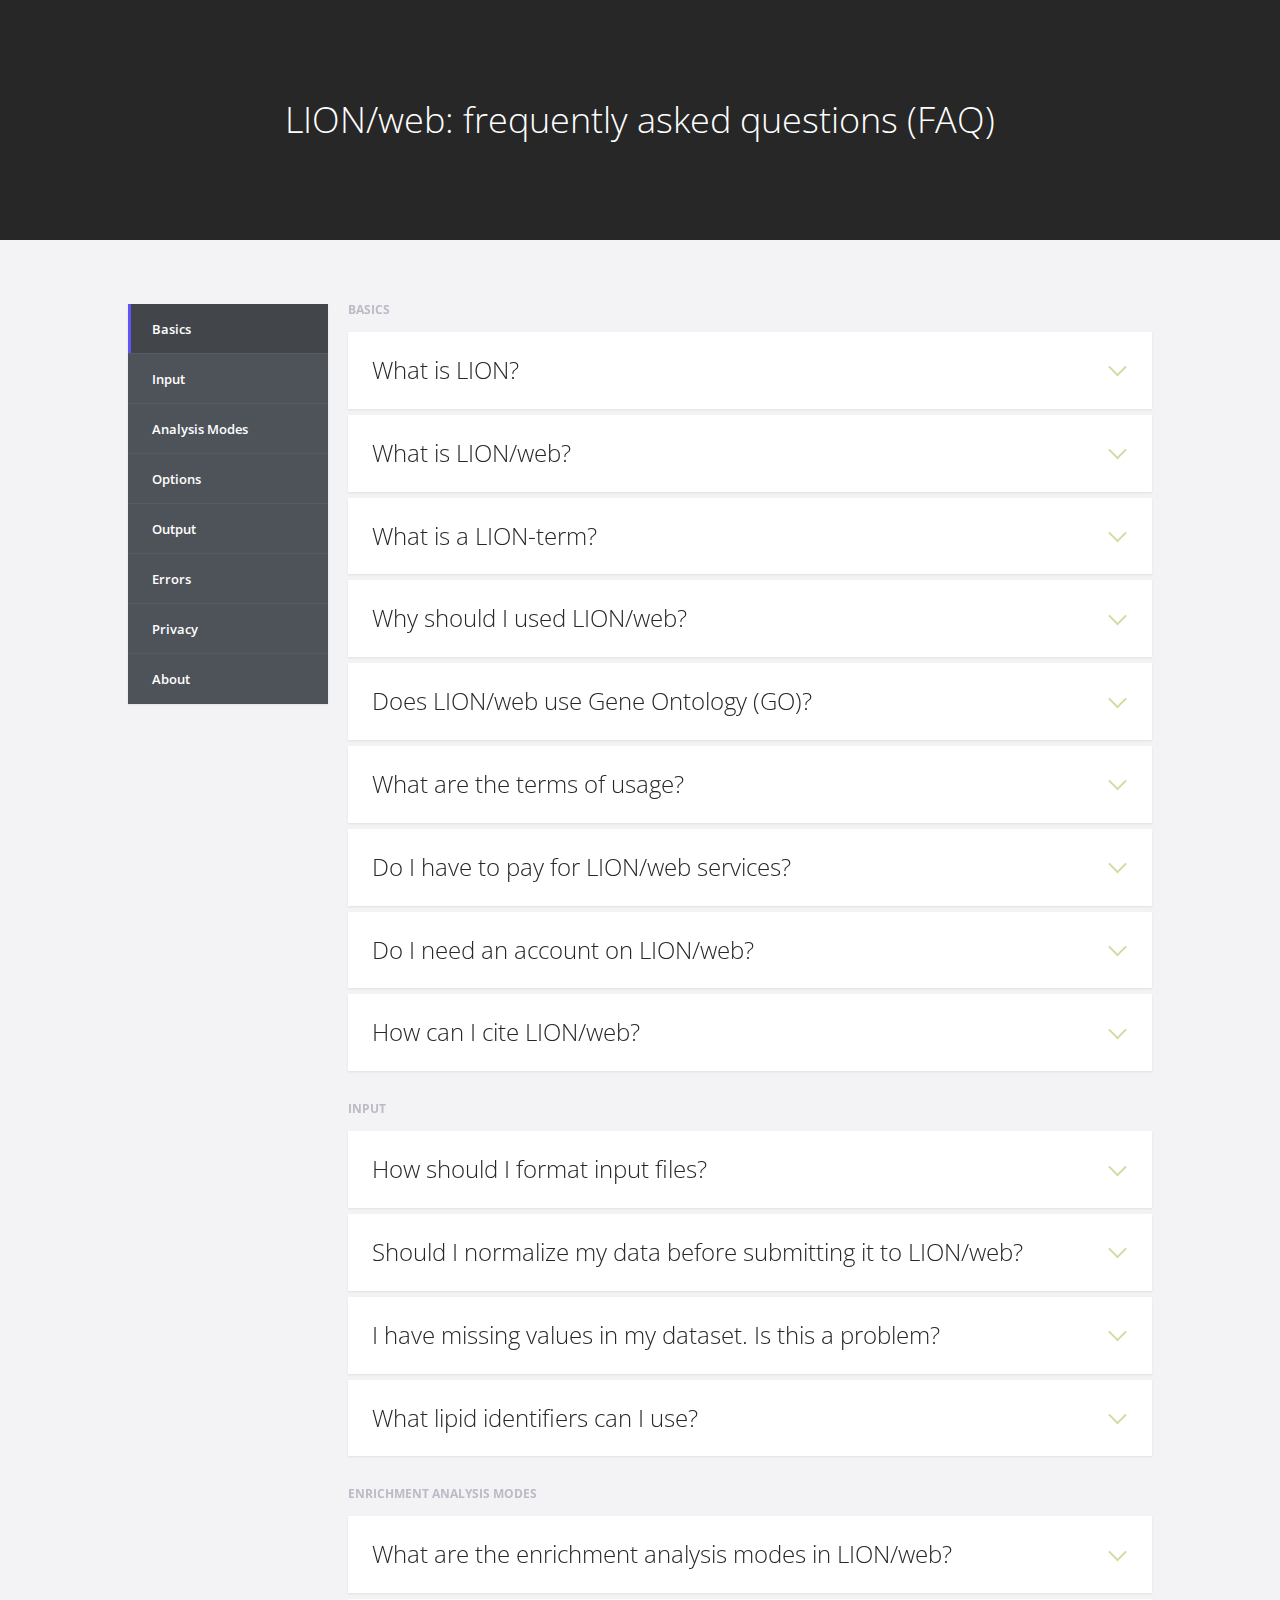
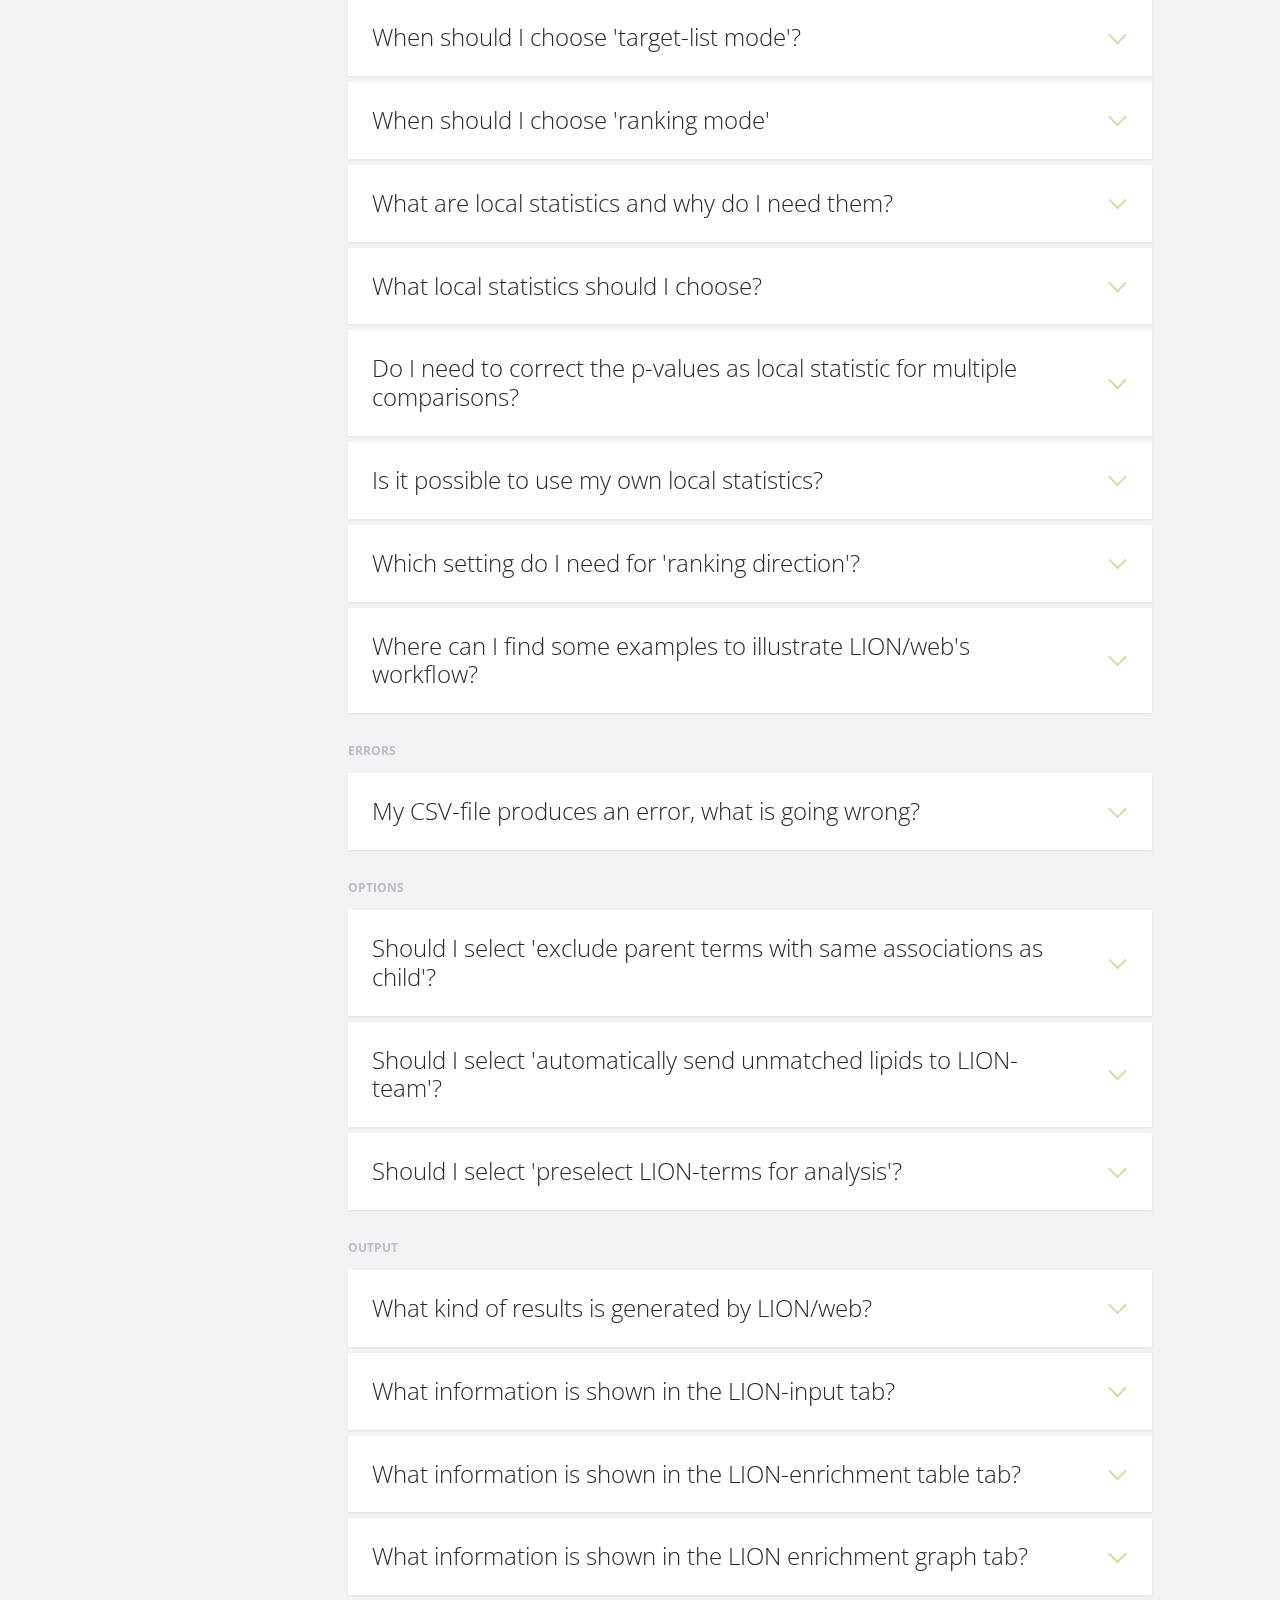
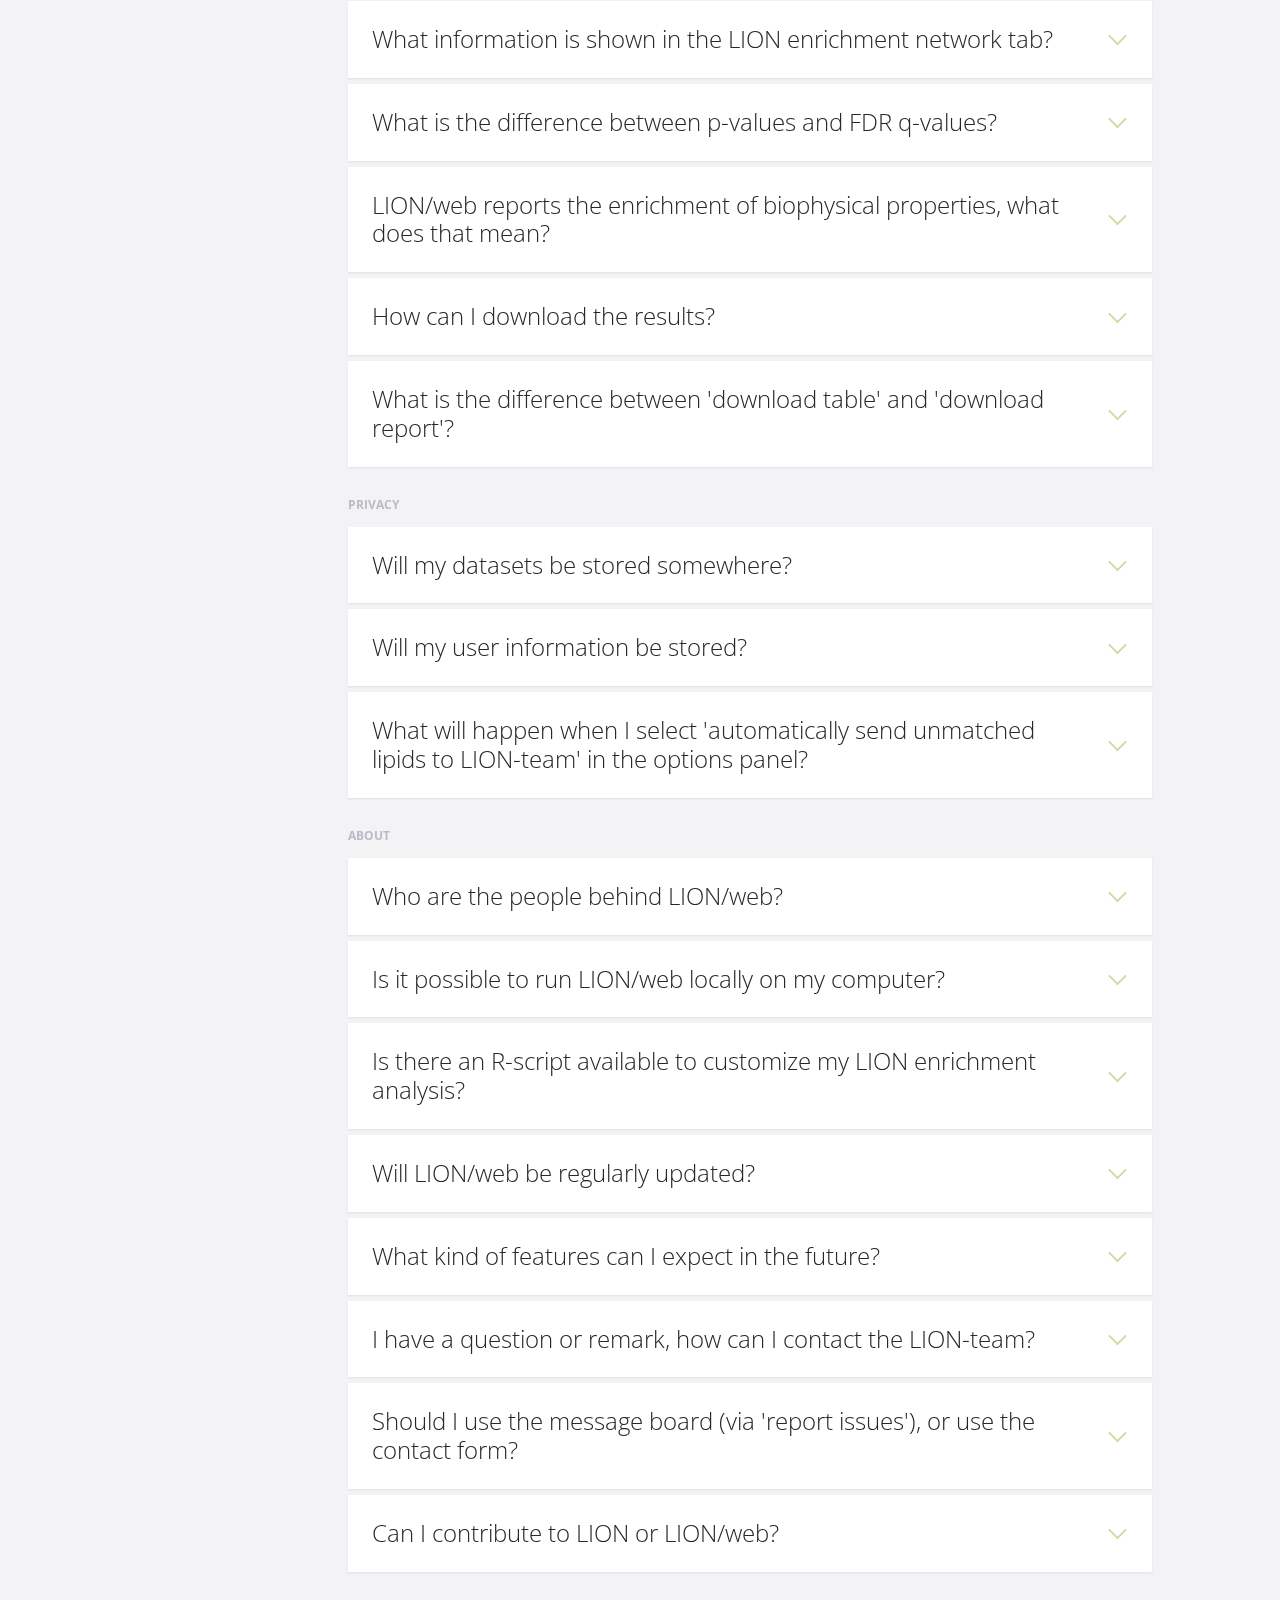
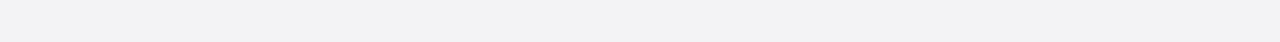
<file: faq.html>
<!-- Global site tag (gtag.js) - Google Analytics -->
<script async src="https://www.googletagmanager.com/gtag/js?id=UA-113104197-1"></script>
<script>
  window.dataLayer = window.dataLayer || [];
  function gtag(){dataLayer.push(arguments);}
  gtag('js', new Date());
  gtag('config', 'UA-113104197-1');
</script>

<!doctype html>
<html lang="en" class="no-js">
<head>
	<meta charset="UTF-8">
	<meta name="viewport" content="width=device-width, initial-scale=1">

	<link href='http://fonts.googleapis.com/css?family=Open+Sans:400,300,600,700' rel='stylesheet' type='text/css'>

	<link rel="stylesheet" href="css/reset.css"> <!-- CSS reset -->
	<link rel="stylesheet" href="css/style.css"> <!-- Resource style -->
	<script src="js/modernizr.js"></script> <!-- Modernizr -->
	<title>LION/web | FAQ</title>
</head>
<body>
<header>
	<h1>LION/web: frequently asked questions (FAQ)</h1>
</header>
<section class="cd-faq">
	<ul class="cd-faq-categories">
		<li><a class="selected" href="#basics">Basics</a></li>
		<li><a href="#Input">Input</a></li>
		<li><a href="#Modes">Analysis Modes</a></li>
                <li><a href="#Options">Options</a></li>
		<li><a href="#Output">Output</a></li>
                <li><a href="#Errors">Errors</a></li>
		<li><a href="#privacy">Privacy</a></li>
		<li><a href="#about">About</a></li>
	</ul> <!-- cd-faq-categories -->

	<div class="cd-faq-items">
		<ul id="basics" class="cd-faq-group">
			<li class="cd-faq-title"><h2>Basics</h2></li>
			<li>
				<a class="cd-faq-trigger" href="#0">What is LION?</a>
				<div class="cd-faq-content">
					<p>LION is an abbreviation for LIpid ONtology; LION is an ontology database containing information related to lipid metabolism. An ontology is a way to formalize knowledge by using semantic triples: subject–predicate–object expressions (e.g. "Bobby - is - a cat", or "PC(16:0/16:0) - has a - C16:0 fatty acid").</p>
				</div> <!-- cd-faq-content -->
			</li>

			<li>
				<a class="cd-faq-trigger" href="#0">What is LION/web?</a>
				<div class="cd-faq-content">
					<p>LION/web is a website that can be accessed via www.lipidontology.com. LION/web performs enrichment analyses on user-provided lipidomics datasets. The tool will report enrichment of LION-terms, which are sets of lipids that share a certain property. An example of a LION-term is 'sphingolipids', this term contains all lipid species in the dataset of the class 'sphingolipids'.</p>
				</div> <!-- cd-faq-content -->
			</li>

			<li>
				<a class="cd-faq-trigger" href="#0">What is a LION-term?</a>
				<div class="cd-faq-content">
					<p>LION contains nodes and relations and is hierarchically structured. Lipid species are placed in the bottom of the tree, whereas lipid properties are placed higher. As a result, all these properties are directly or indirectly linked with a subset of lipid-species. A LION-term is a node in the ontology containing all its lipid species associations. A LION-term has a name (for example, 'diacylglycerophosphocholines [GP0101]'), an ID (for example 'LION:0000030') and a list of associations (for example 'PC(16:0/18:1); PC(16:0/16:1; PC(36:2); etc.').</p>
				</div> <!-- cd-faq-content -->
			</li>
                        <li>
				<a class="cd-faq-trigger" href="#0">Why should I used LION/web?</a>
				<div class="cd-faq-content">
					<p>Lipidomics profiling is getting more and more popular. Nevertheless, tools to analyze lipidomics data were largely lacking. A risk of analyzing large datasets manually, without the support of unbiased tools, is cherry picking. Even if you are aware of this risk, it is very hard to keep track of all trends and not to focus on your favourite lipid class or fatty acid. LION/web keeps an eye on the big trends for you. Moreover, there is no other tool yet that is able to combine the many dimensions (lipid classes, fatty acid saturation, association with biophysical properties, etc.) of lipidomics data in one analysis. Publication-quality figures and tables can be downloaded in just a few mouse clicks.</p>
				</div> <!-- cd-faq-content -->
			</li>
                         <li>
				<a class="cd-faq-trigger" href="#0">Does LION/web use Gene Ontology (GO)?</a>
				<div class="cd-faq-content">
					<p>No. Although there are some similarities, LION/web is not using Gene Ontology (GO). LION/web performs enrichment analysis using a dedicated lipid-related ontology called LION. Nevertheless, the enrichment analysis algorithm (the <a href=http://bioconductor.org/packages/release/bioc/html/topGO.html target="_blank">topGO</a> R-package) that is used by LION/web was initially built for GO-enrichment.</p>
				</div> <!-- cd-faq-content -->
			</li>

                         <li>
				<a class="cd-faq-trigger" href="#0">What are the terms of usage?</a>
				<div class="cd-faq-content"><p><ul style="padding-left:20px">
    <p>1. Purpose of the service “utrecht-university.shinyapps.io” is to provide a digital place for trying out, evaluating and/or comparing methods developed by researchers of Utrecht University for the scientific community worldwide. The app and its contents may not be preserved in such a way that it can be cited or can be referenced to.</p>
    <p>2. The web application is provided ‘as is’ and ‘as available’ and is without any warranty. Your use of this web application is solely at your own risk.</p>
<p>3. You must ensure that you are lawfully entitled and have full authority to upload data in the web application. The file data must not contain any data which can raise issues relating to abuse, confidentiality, privacy, data protection, licensing, and/or intellectual property. You shall not upload data with any confidential or proprietary information that you desire or are required to keep secret.</p>
<p>4. By using this app you agree to be bound by the above terms.</p>
</ul></p>
				</div> <!-- cd-faq-content -->
			</li>

			<li>
				<a class="cd-faq-trigger" href="#0">Do I have to pay for LION/web services?</a>
				<div class="cd-faq-content">
					<p>No, you can use LION/web for free.</p>
				</div> <!-- cd-faq-content -->
			</li>

                         <li>
				<a class="cd-faq-trigger" href="#0">Do I need an account on LION/web?</a>
				<div class="cd-faq-content">
					<p>No, you don't need an account for LION/web. Datasets can be submitted directly.</p>
				</div> <!-- cd-faq-content -->
			</li>

			<li>
				<a class="cd-faq-trigger" href="#0">How can I cite LION/web?</a>
				<div class="cd-faq-content">
					<br>
                                        <b>LION/web: a web-based ontology enrichment tool for lipidomic data analysis. </b>
					<br>
					<i>Martijn R. Molenaar, Aike Jeucken, Tsjerk A. Wassenaar, Chris H. A. van de Lest, Jos F. Brouwers, J. Bernd Helms.  </i>
					<br><em>GigaScience, Volume 8, Issue 6, June 2019, giz061. doi: </em>
                                        <a href=https://doi.org/10.1093/gigascience/giz061 target="_blank"><em>https://doi.org/10.1093/gigascience/giz061</em></a>    
                                        <br><br>
                  
				</div> <!-- cd-faq-content -->
			</li>
		</ul> <!-- cd-faq-group -->

		<ul id="Input" class="cd-faq-group">
			<li class="cd-faq-title"><h2>Input</h2></li>
			<li>
				<a class="cd-faq-trigger" href="#0">How should I format input files?</a>
				<div class="cd-faq-content">
					<p>There are three ways to submit data. In most cases, users will use the 'ranking mode' with CSV-file upload. Here, a 'comma-separated values' (CSV)-file can be uploaded to LION/web. This CSV-file is a flat text-file containing the lipidomics data and some metadata. LION/web expects the following format: first a column with the names of the lipid species; followed by columns containing numeric data that represent lipid concentrations. The first row of these columns should contain a condition identifier, the second row a unique sample identifiers. The minimum amount of samples per condition is two, the minimum amount of conditions is two. If you format the CSV-file in Excel, make sure the delimiter is set to 'comma' and the decimal separator is set to 'point'. The file should look like this:</p><br>
<table width="865">
<tbody>
<tr>
<td width="130">&nbsp;</td>
<td width="80">conA</td>
<td width="80">conA</td>
<td width="80">conA</td>
<td width="80">conB</td>
<td width="80">conB</td>
<td width="80">conB</td>
<td width="80">...</td>
</tr>
<tr>
<td>&nbsp;</td>
<td>smp1</td>
<td>smp2</td>
<td>smp3</td>
<td>smp4</td>
<td>smp5</td>
<td>smp6</td>
<td>...</td>
</tr>
<tr>
<td>PI(32:3)</td>
<td>0.392&nbsp;</td>
<td>0.683&nbsp;</td>
<td>0.506&nbsp;</td>
<td>0.719&nbsp;</td>
<td>0.033&nbsp;</td>
<td>0.831&nbsp;</td>
<td>...</td>
</tr>
<tr>
<td>PG(18:1/22:1)</td>
<td>0.742&nbsp;</td>
<td>0.747&nbsp;</td>
<td>0.654&nbsp;</td>
<td>0.139&nbsp;</td>
<td>0.145&nbsp;</td>
<td>0.951&nbsp;</td>
<td>...</td>
</tr>
<tr>
<td>PC(16:0/22:3)</td>
<td>0.197&nbsp;</td>
<td>0.899&nbsp;</td>
<td>0.700&nbsp;</td>
<td>0.547&nbsp;</td>
<td>0.306&nbsp;</td>
<td>0.072&nbsp;</td>
<td>...</td>
</tr>
<tr>
<td>PG(14:0/16:0)</td>
<td>0.576&nbsp;</td>
<td>0.622&nbsp;</td>
<td>0.057&nbsp;</td>
<td>0.208&nbsp;</td>
<td>0.528&nbsp;</td>
<td>0.013&nbsp;</td>
<td>...</td>
</tr>
<tr>
<td>PC(O-18:0/20:6)</td>
<td>0.777&nbsp;</td>
<td>0.549&nbsp;</td>
<td>0.678&nbsp;</td>
<td>0.084&nbsp;</td>
<td>0.023&nbsp;</td>
<td>0.028&nbsp;</td>
<td>...</td>
</tr>
<tr>
<td>PC(18:1/20:1)</td>
<td>0.725&nbsp;</td>
<td>0.012&nbsp;</td>
<td>0.166&nbsp;</td>
<td>0.874&nbsp;</td>
<td>0.549&nbsp;</td>
<td>0.337&nbsp;</td>
<td>...</td>
</tr>
<tr>
<td>SM(d18:1/16:1)</td>
<td>0.603&nbsp;</td>
<td>0.250&nbsp;</td>
<td>0.191&nbsp;</td>
<td>0.445&nbsp;</td>
<td>0.121&nbsp;</td>
<td>0.189&nbsp;</td>
<td>...</td>
</tr>
<tr>
<td>...</td>
<td>...</td>
<td>...</td>
<td>...</td>
<td>...</td>
<td>...</td>
<td>...</td>
<td>...</td>
</tr>
</tbody>
</table>
<br><p>Data can also be submitted manually. Check the 'enrichment analysis modes' section for more information.</p>
				</div> <!-- cd-faq-content -->
			</li>
                        <li>
				<a class="cd-faq-trigger" href="#0">Should I normalize my data before submitting it to LION/web?</a>
				<div class="cd-faq-content">
					<p>Yes, this is very important. There are many ways to normalize data, so LION/web cannot check whether data is properly normalized. If you don't know how to normalize the data, we recommend normalization by expressing all lipid species as fraction of the sum. A popular website that supports several normalization algorithms is <a href=https://www.metaboanalyst.ca target="_blank">MetaboAnalyst</a>.</p>
				</div> <!-- cd-faq-content -->
			</li>
                        <li>
				<a class="cd-faq-trigger" href="#0">I have missing values in my dataset. Is this a problem?</a>
				<div class="cd-faq-content">
					<p>Yes, LION/web cannot process datasets with missing values and will produce an error. Missing values can be caused by biological and/or technical reasons. Hence, there is not one simple solution. Typically, you can either remove lipids with missing values or replace missing values by an imputed value. Many approaches exist. A popular website that supports several algorithms to impute missing values is <a href=https://www.metaboanalyst.ca target="_blank">MetaboAnalyst</a>. More about imputation methods in lipidomics in this <a href=https://www.nature.com/articles/s41598-017-19120-0 target="_blank">paper</a> and this <a href=https://metabolomics.cc.hawaii.edu/software/MetImp/ target="_blank">web-tool (MetImp)</a>. To use MetImp and MetaboAnalyst, CSV-files should be reformatted according to their formatting guidelines.</p> 
				</div> <!-- cd-faq-content -->
			</li>

			<li>
				<a class="cd-faq-trigger" href="#0">What lipid identifiers can I use?</a>
				<div class="cd-faq-content">
					<p>Lipid nomenclature is not standardized in the lipidomics field. The best way to submit lipidomics data to LION/web is to make use of the notation style of LIPIDMAPS. In short, lipid species start with a class-prefix, followed by fatty acids that are surrounded by parentheses: (nr_of_C:nr_of_DBs/nr_of_C:nr_of_DBs). For example: PE(16:0/18:1), SM(d18:1/20:1), LPC(16:0). It's also possible to sum fatty acids: PC(36:2). Check <a href=https://www.lipidmaps.org target="_blank">www.lipidmaps.org</a> for more examples. A full list of currently supported lipid species can be found in the  <a href=https://www.biorxiv.org/content/early/2018/10/07/398040.figures-only target="_blank">Supplemental Data 5</a> section from the LION/web pre-print. LION/web also supports other often used notation styles, for instance notations without parentheses: PC 32:0. LION/web will try to convert this notation into LIPIDMAPS style. A list of conversion examples can be found in the pre-print's <a href=https://www.biorxiv.org/content/early/2018/10/07/398040.figures-only target="_blank">Supplemental Data 6</a> section.</p>
				</div> <!-- cd-faq-content -->
			</li>

			
		</ul> <!-- cd-faq-group -->

		<ul id="Modes" class="cd-faq-group">
			<li class="cd-faq-title"><h2>Enrichment Analysis Modes</h2></li>
			<li>
				<a class="cd-faq-trigger" href="#0">What are the enrichment analysis modes in LION/web?</a>
				<div class="cd-faq-content">
					<p>LION/web supports two different enrichment analysis modes: 'ranking mode' and the 'target-list mode'. The choice of the best mode depends on the type of data. For more information, check the representative sub-sections about these modes. </p>
				</div> <!-- cd-faq-content -->
			</li>

                         <li>
				<a class="cd-faq-trigger" href="#0">When should I choose 'target-list mode'?</a>
				<div class="cd-faq-content">
					<p>The easiest way to get a feeling for enrichment analysis is by comparing a small subset of lipids ('target-list') with all the lipids in the experiment ('background-list'). This subset can be derived from many types of analysis. For instance, in a time-course experiment, it can happen that a subset of lipids behaves very similar: these lipids have a high level of correlation with each other. A question that might rise is: do they share certain properties, like lipid class, or level of unsaturation? This question can be addressed in the 'target-list mode'. Simply enter the lipid names from the target-list in the upper panel and enter all lipid names in the experiment in the bottom panel. After submission, the fractions of all LION-terms will be assessed for both the target-list and the background list and compared. This is done by a one-tailed Fisher's exact test. This test will calculate the probability ('p-value') that the fractions of lipids associated with property X in both the target-list and the background-list are the same. In contrast, a low p-value will be returned when property X is more abundant in the target-list than in the background-list. For example, a target-list contains 20 lipids, of which 10 (= 50%) are from the class phospatidylcholine. The background list contains 400 lipids and 50 (= 12.5%) of them are from the class phospatidylcholine. This means that phospatidylcholines are 4x enriched (50 / 12.5 = 4) in the target-list. Indeed, a one-tailed Fisher's exact test returns a p-value of 0.001785476: phospatidylcholines are (very) significantly enriched in the target-list.</p>

				</div> <!-- cd-faq-content -->
			</li>    

			<li>
				<a class="cd-faq-trigger" href="#0">When should I choose 'ranking mode'</a>
				<div class="cd-faq-content">
					<p>Sometimes there is no obvious 'target-list' available. For instance, if you want to compare the lipidomes of condition B with condition A. Although it is possible to construct a target-list (for example, by p-value or fold-change thresholding), the choice of an arbitrary threshold will affect the outcomes. To circumvent this, there is another enrichment analysis mode called 'ranking mode'. In this mode, lipids will be ranked based on a 'local statistic' (see next sub-section). To assess enrichment, the distribution of property X ('LION-term') will be analyzed. For example, in a lipidomics dataset with 400 lipids, 50 lipids are of the class phospatidylcholine. All lipids from this dataset are ranked by comparing (by 'local statistic') the concentrations of condition B vs. condition A. Lipids that are abundant in condition B are ranked higher, whereas abundant lipids in condition A are ranked lower. Now the distribution of phospatidylcholine will be analyzed. By chance, a uniform distribution of the 50 lipids is expected. However, when these lipids are found higher in the ranked list than one would expect by chance, phospatidylcholines are likely to be enriched in condition B. In LION/web, LION-term distributions will be assessed by one-tailed Kolmogorov–Smirnov tests, resulting in probabilities ('p-values') that distributions are a result of chance. In contrast, low p-values will be returned when LION-terms are higher ranked than expected by chance: this term is enriched.</p>
				</div> <!-- cd-faq-content -->
			</li>

                        <li>
				<a class="cd-faq-trigger" href="#0">What are local statistics and why do I need them?</a>
				<div class="cd-faq-content">
					<p>LION/web needs a value for every lipid to be able to rank them in the 'ranking mode', This value is called a 'local statistic'. In LION/web, you can choose from three different, build-in local statistics.</p>
					
				</div> <!-- cd-faq-content -->
			</li>
                        <li>
				<a class="cd-faq-trigger" href="#0">What local statistics should I choose?</a>
				<div class="cd-faq-content">
					<p>LION/web supports three different local statistics.</p><br>
                                        <b>P-values from one-tailed Welch Two Sample t-tests. </b><p>Here, p-values are calculated for every lipid by comparing two conditions. The conditions of interest can be selected below. High ratios (A vs. B) will result in low p-values, so the ranking direction is from low to high. This setting is automatically updated after selecting this local statistic. T-tests are considered to be more robust as compared to fold change values.</p><br>
					<b>2-LOG[fold change] values. </b><p>For every lipid, the 2-LOG ratio of the mean concentrations of two conditions is calculated. Abundant lipids in condition B will result in positive values, whereas abundant lipids in condition A will result in negative values. Hence, the ranking direction is from high to low. This setting is automatically updated after selecting this local statistic. The conditions of interest can be selected below. This local statistic does not take standard deviation into account, so lipid concentrations close to noise levels can result in unexpected extreme 2-LOG[fold-change] values.</p><br>
					<b>P-values from one-way ANOVA F-tests. </b><p>With this local statistic, more than two conditions can be selected. For every lipid, a p-value from a one-way ANOVA F-test is calculated. Lipids with the highest fluctuations will result in the lowest p-values, so the ranking direction is from low to high. This setting is automatically updated after selecting this local statistic. </p>
				</div> <!-- cd-faq-content -->
			</li>
                        <li>
				<a class="cd-faq-trigger" href="#0">Do I need to correct the p-values as local statistic for multiple comparisons?</a>
				<div class="cd-faq-content">
					<p>This is not necessary. The p-values will be used to rank the lipids, a p-value correction will result in the same ranking.</p>
				</div> <!-- cd-faq-content -->
			</li>
                        <li>
				<a class="cd-faq-trigger" href="#0">Is it possible to use my own local statistics?</a>
				<div class="cd-faq-content">
					<p>Yes, this is possible. To do this, go to 'ranking mode', skip the '(i) process input' tab and go directly to the '(ii) analysis' tab. Here you can find a form where lipids can be entered followed by a value, separated by a comma (or tab). This value can be your own local statistic. If you calculate this value in a spreadsheet, data can directly be copy-pasted to the form. Don't forget to select the right ranking direction.</p>
				</div> <!-- cd-faq-content -->
			</li>
                        <li>
				<a class="cd-faq-trigger" href="#0">Which setting do I need for 'ranking direction'?</a>
				<div class="cd-faq-content">
					<p>This depends on the selected local statistic. If you select one of the default local statistics, the right ranking direction will be updated automatically.</p>
				</div> <!-- cd-faq-content -->
			</li>

			<li>
				<a class="cd-faq-trigger" href="#0">Where can I find some examples to illustrate LION/web's workflow?</a>
				<div class="cd-faq-content">
					<p>Examples are available below the input forms.</p>
				</div> <!-- cd-faq-content -->
			</li>
		</ul> <!-- cd-faq-group -->

                 <ul id="Errors" class="cd-faq-group">
			<li class="cd-faq-title"><h2>Errors</h2></li>
			<li>
				<a class="cd-faq-trigger" href="#0">My CSV-file produces an error, what is going wrong?</a>
				<div class="cd-faq-content">
					<p>Errors are often caused by errors in the CSV-file formatting. See the 'input' section for more info about formatting guidelines. Easy mistakes are: ';' as delimiter (should be ','); ',' as decimal separator (should be '.'); missing or non-numeric values (see 'missing-values' sub-section); a mistake in the headers of the file (see 'input' section); lipid identifiers with commas (results in an extra column).</p>
				</div> <!-- cd-faq-content -->
			</li>
                 </ul> <!-- cd-faq-group -->

			<ul id="Options" class="cd-faq-group">
				<li class="cd-faq-title"><h2>Options</h2></li>
				<li>
					<a class="cd-faq-trigger" href="#0">Should I select 'exclude parent terms with same associations as child'?</a>
					<div class="cd-faq-content">
						<p>LION has a hierarchical structure. This means that LION-terms are subdivided into more specific LION-terms. However, sometimes 'child' terms contain the same lipid species as their parents. In this case, assessing enrichment of both terms will result in the same enrichment scores, without providing useful information. Switching on this option will skip the parent term, resulting in increased statistical power.</p>
					</div> <!-- cd-faq-content -->
				</li>
                                <li>
					<a class="cd-faq-trigger" href="#0">Should I select 'automatically send unmatched lipids to LION-team'?</a>
					<div class="cd-faq-content">
						<p>This will help us to increase the coverage of LION. For more information, see the Privacy sub-section.</p>
					</div> <!-- cd-faq-content -->
				</li>
                                <li>
					<a class="cd-faq-trigger" href="#0">Should I select 'preselect LION-terms for analysis'?</a>
					<div class="cd-faq-content">
						<p>By default, all LION-terms that can be associated with the dataset are assessed for enrichment analysis. When you want to asses only a selection of LION-terms, this option should be switched on. LION-terms that should be evaluated should be selected below the option switch. Note that LION has a hierarchical structure, sub-branches can be displayed by clicking on the symbol left of the names. Only (green) selected LION-terms will used in the analysis. An important benefit of LION-term pre-selection is the decreased amount of LION-terms, resulting in increased statistical power.</p>
					</div> <!-- cd-faq-content -->
				</li>
                </ul> <!-- cd-faq-group -->

		<ul id="Output" class="cd-faq-group">
			<li class="cd-faq-title"><h2>Output</h2></li>
			<li>
				<a class="cd-faq-trigger" href="#0">What kind of results is generated by LION/web?</a>
				<div class="cd-faq-content">
					<p>LION/web reports enrichment analyses of LION-terms.</p>
				</div> <!-- cd-faq-content -->
			</li>

			<li>
				<a class="cd-faq-trigger" href="#0">What information is shown in the LION-input tab?</a>
				<div class="cd-faq-content">
					<p>In this tab, LION/web shows which input lipid can be matched to LION. When a lipid species is recognized, the corresponding LION-term ID is shown. When a lipid could not be matched, 'not found' is shown. The percentage of lipids that could be matched to LION is shown on top of the table. The results can be downloaded by clicking on the download button underneath the table.</p>
				</div> <!-- cd-faq-content -->
			</li>

			<li>
				<a class="cd-faq-trigger" href="#0">What information is shown in the LION-enrichment table tab?</a>
				<div class="cd-faq-content">
					<p>This table shows all the LION-terms that could be associated with the provided dataset. For every term, the following information is provided: term ID; term description; the number of lipid species associated with the term ('Annotated'); the raw p-value (see enrichment analysis modes) and the FDR-corrected q-value (see also sub-section about FDR q-values). In the 'target-list mode', two extra columns are provided: the number of lipids associated with the target-list ('Significant') and the number of lipids that is expected in the target-list by chance ('Expected'). The LION-terms are sorted by FDR q-value (from low to high). The results can be downloaded by clicking on one of the download buttons underneath the table.</p>
				</div> <!-- cd-faq-content -->
			</li>

			<li>
				<a class="cd-faq-trigger" href="#0">What information is shown in the LION enrichment graph tab?</a>
				<div class="cd-faq-content">
					<p>In this graph, the 40 most enriched LION-terms are shown in a bar graph. On the y-axis, the terms are displayed and sorted by enrichment. This x-axis displays the -log(FDR q-value), resulting in high values for enriched terms. The color of the bars is scaled by the enrichment (from gray to red). The graph can be downloaded by clicking on one of the download buttons underneath the graph (SVG for vector format, PNG for bitmap format).</p>
				</div> <!-- cd-faq-content -->
			</li>

			<li>
				<a class="cd-faq-trigger" href="#0">What information is shown in the LION enrichment network tab?</a>
				<div class="cd-faq-content">
					<p>LION is a hierarchical network. It can be useful to see individual LION-terms in their broader context. The colors of the nodes are scaled by the raw p-value.</p>
				</div> <!-- cd-faq-content -->
			</li>

                        <li>
				<a class="cd-faq-trigger" href="#0">What is the difference between p-values and FDR q-values?</a>
				<div class="cd-faq-content">
					<p>FDR q-values are corrected p-values to circumvent the multiple comparisons problem. More information about this topic can be found <a href=https://towardsdatascience.com/an-overview-of-methods-to-address-the-multiple-comparison-problem-310427b3ba92 target="_blank">here</a>.</p>
				</div> <!-- cd-faq-content -->
			</li>


                        <li>
				<a class="cd-faq-trigger" href="#0">LION/web reports the enrichment of biophysical properties, what does that mean?</a>
				<div class="cd-faq-content">
					<p>This enrichment means that lipid species associated with a given biophysical property are overrepresented in the target-list or on top of the ranked list. However, it is important to note that many biophysical properties are also affected by factors that are not taken into account (proteins, cholesterol levels, temperature, etc.). The enrichment of biophysical properties cannot replace functional measurements. Typically, enrichment analyses are used for hypothesis formation.</p>
				</div> <!-- cd-faq-content -->
			</li>
			<li>
				<a class="cd-faq-trigger" href="#0">How can I download the results?</a>
				<div class="cd-faq-content">
					<p>There are download buttons on the bottom of every output tab. Downloading the network is not supported yet.</p>
				</div> <!-- cd-faq-content -->
			</li>

			<li>
				<a class="cd-faq-trigger" href="#0">What is the difference between 'download table' and 'download report'?</a>
				<div class="cd-faq-content">
					<p>'Download table' will download the table that is shown in the web-tool. In contrast, the zip-file from 'download report' contains, besides the enrichment table, also two files with details about the content of LION-terms and lipid associations.</p>
				</div> <!-- cd-faq-content -->
			</li>
		</ul> <!-- cd-faq-group -->

		<ul id="privacy" class="cd-faq-group">
			<li class="cd-faq-title"><h2>Privacy</h2></li>
			<li>
				<a class="cd-faq-trigger" href="#0">Will my datasets be stored somewhere?</a>
				<div class="cd-faq-content">
					<p>User-provided datasets and enrichment results will NOT be stored and won't be visible for other users or the LION-team. All results should be downloaded directly after analysis, as they will be lost after 10 minutes of inactivity.</p>
				</div> <!-- cd-faq-content -->
			</li>

			<li>
				<a class="cd-faq-trigger" href="#0">Will my user information be stored?</a>
				<div class="cd-faq-content">
					<p>LION/web collects some anonymous user statistics to be able to monitor the website's usage.</p>
				</div> <!-- cd-faq-content -->
			</li>

			<li>
				<a class="cd-faq-trigger" href="#0">What will happen when I select 'automatically send unmatched lipids to LION-team' in the options panel?</a>
				<div class="cd-faq-content">
					<p>By default, no user data will be shared with the LION-team. However, to improve the web-tool, we would be interested in the LION-coverage of those datasets. To help us to improve this, this option can be switched on. In that case, the names of lipids that can't be found in the LION-database is sent to the LION-team. With this information, we can specifically increase the coverage of lipid species that are found regularly but that are not present in LION yet. Note that only lipid species names ('identifiers') will be sent. Numeric data and enrichment results will NOT be shared.</p>
				</div> <!-- cd-faq-content -->
			</li>


		</ul> <!-- cd-faq-group -->

		<ul id="about" class="cd-faq-group">
			<li class="cd-faq-title"><h2>About</h2></li>
			<li>
				<a class="cd-faq-trigger" href="#0">Who are the people behind LION/web?</a>
				<div class="cd-faq-content">
					<p>LION/web is built and maintained by the Lipidomics Centre Utrecht (part of the department of Biochemistry & Cell Biology of Faculty of Veterinary Medicine - Utrecht University).</p>
				</div> <!-- cd-faq-content -->
			</li>
                        <li>
				<a class="cd-faq-trigger" href="#0">Is it possible to run LION/web locally on my computer?</a>
				<div class="cd-faq-content">
					<p>Yes, the code is available on <a href=https://github.com/martijnmolenaar/LION-web target="_blank">GitHub</a>. The application is built in R, using a package called Shiny. Don't hesitate to contact us if you have questions.</p>
				</div> <!-- cd-faq-content -->
			</li>
                        <li>
				<a class="cd-faq-trigger" href="#0">Is there an R-script available to customize my LION enrichment analysis?</a>
				<div class="cd-faq-content">
					<p>The R-code of LION/web is available on GitHub (see previous sub-section). In addition, we are working on a flexible R-script that can be run from the terminal and that can be customized more easily. Please contact us if you are interested to use this script.</p>
				</div> <!-- cd-faq-content -->
			</li>

			<li>
				<a class="cd-faq-trigger" href="#0">Will LION/web be regularly updated?</a>
				<div class="cd-faq-content">
					<p>Yes, and you can help us! See the subsection 'What will happen when I select 'automatically send unmatched lipids to LION-team' in the options panel?'</p>
				</div> <!-- cd-faq-content -->
			</li>
			<li>
				<a class="cd-faq-trigger" href="#0">What kind of features can I expect in the future?</a>
				<div class="cd-faq-content">
					<p>Currently, we are working on a heatmap module containing the most affected LION-terms. This provides an intuitive way to visualize a number of conditions at once. If you have a nice dataset and are interested in this feature, please contact us.</p>
				</div> <!-- cd-faq-content -->
			</li>
			<li>
				<a class="cd-faq-trigger" href="#0">I have a question or remark, how can I contact the LION-team?</a>
				<div class="cd-faq-content">
					<p>There is a tab with a contact form on the left of the LION/web website. If you leave your email address, we will try to reply as soon as possible.</p>
				</div> <!-- cd-faq-content -->
			</li>
			<li>
				<a class="cd-faq-trigger" href="#0">Should I use the message board (via 'report issues'), or use the contact form?</a>
				<div class="cd-faq-content">
					<p>Both options are ok. A benefit of the message board is that questions and solutions are accessible for everybody and that you can interact with other users.</p>
				</div> <!-- cd-faq-content -->
			</li>
			<li>
				<a class="cd-faq-trigger" href="#0">Can I contribute to LION or LION/web?</a>
				<div class="cd-faq-content">
					<p>Yes! More information will follow. For now, please use our contact form.</p>
				</div> <!-- cd-faq-content -->
			</li>

	
		</ul> <!-- cd-faq-group -->
	</div> <!-- cd-faq-items -->
	<a href="#0" class="cd-close-panel">Close</a>
</section> <!-- cd-faq -->
<script src="js/jquery-2.1.1.js"></script>
<script src="js/jquery.mobile.custom.min.js"></script>
<script src="js/main.js"></script> <!-- Resource jQuery -->
</body>
</html>
</file>
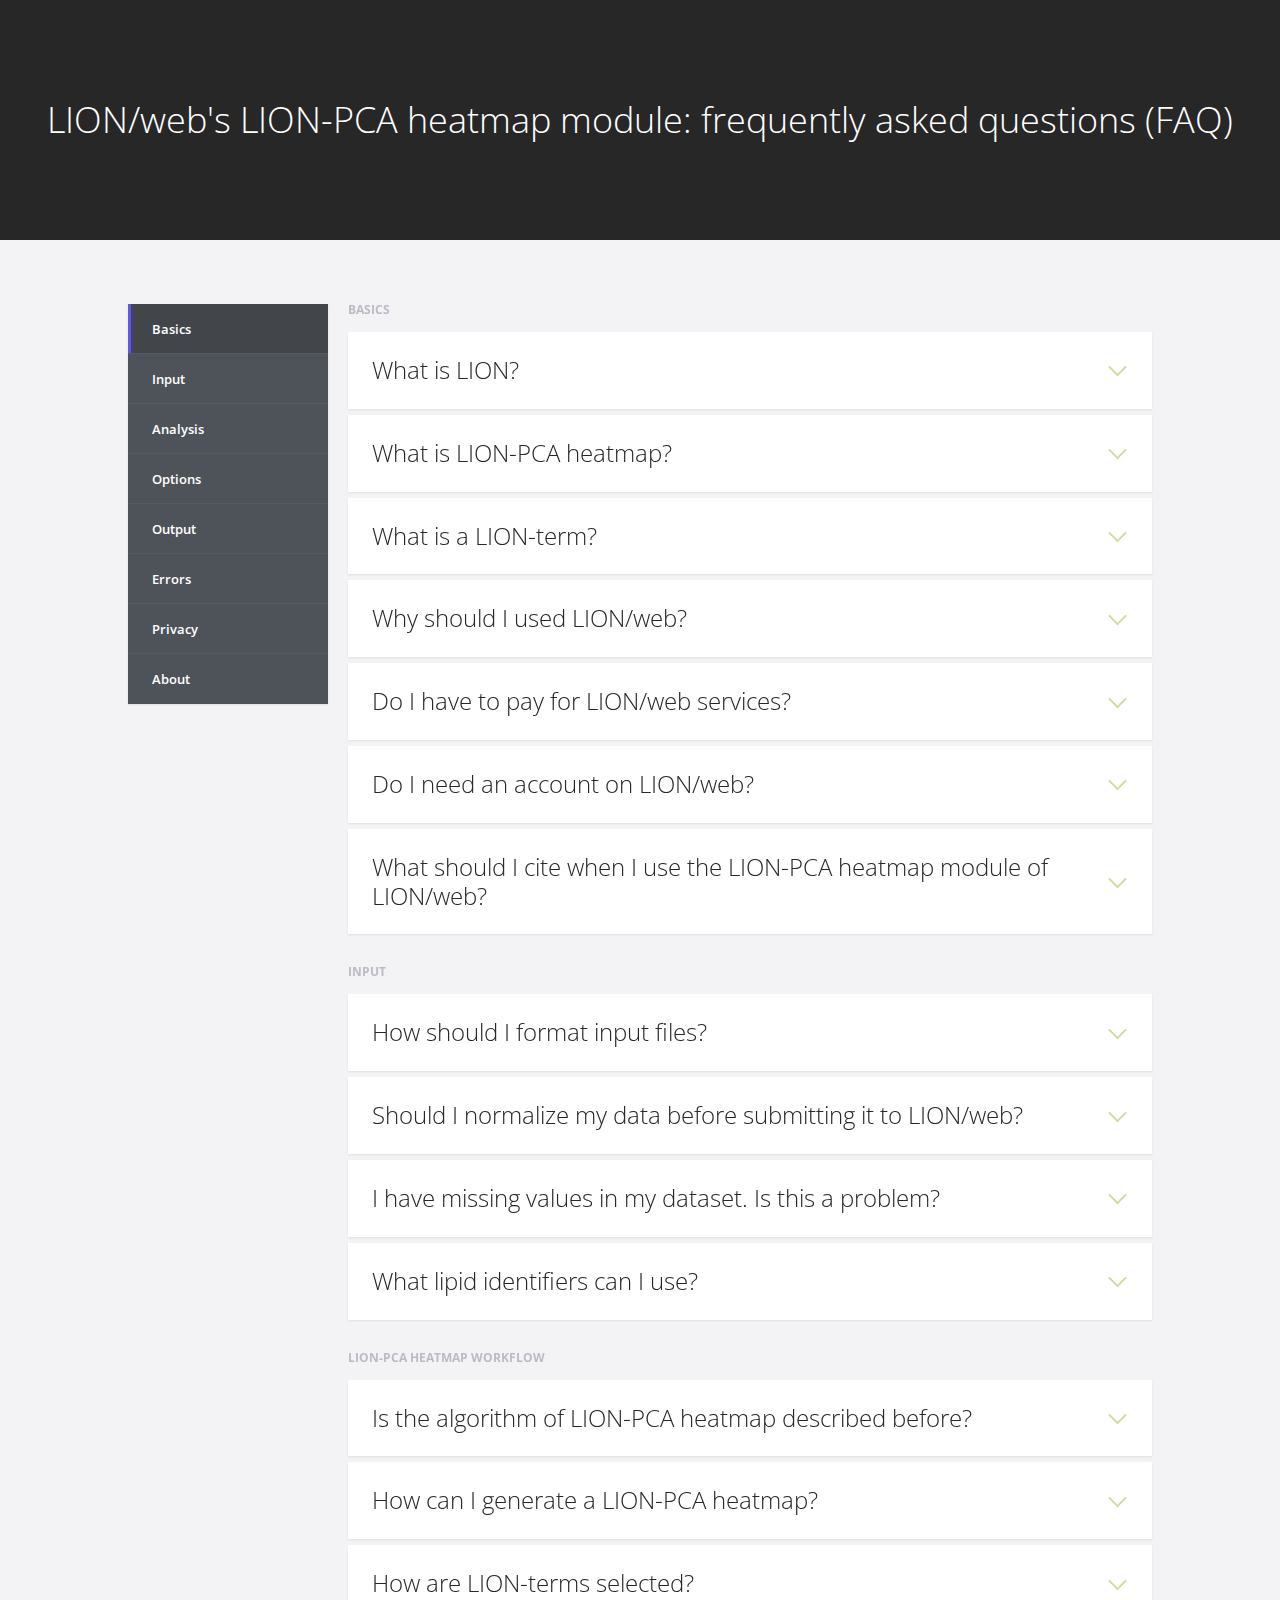
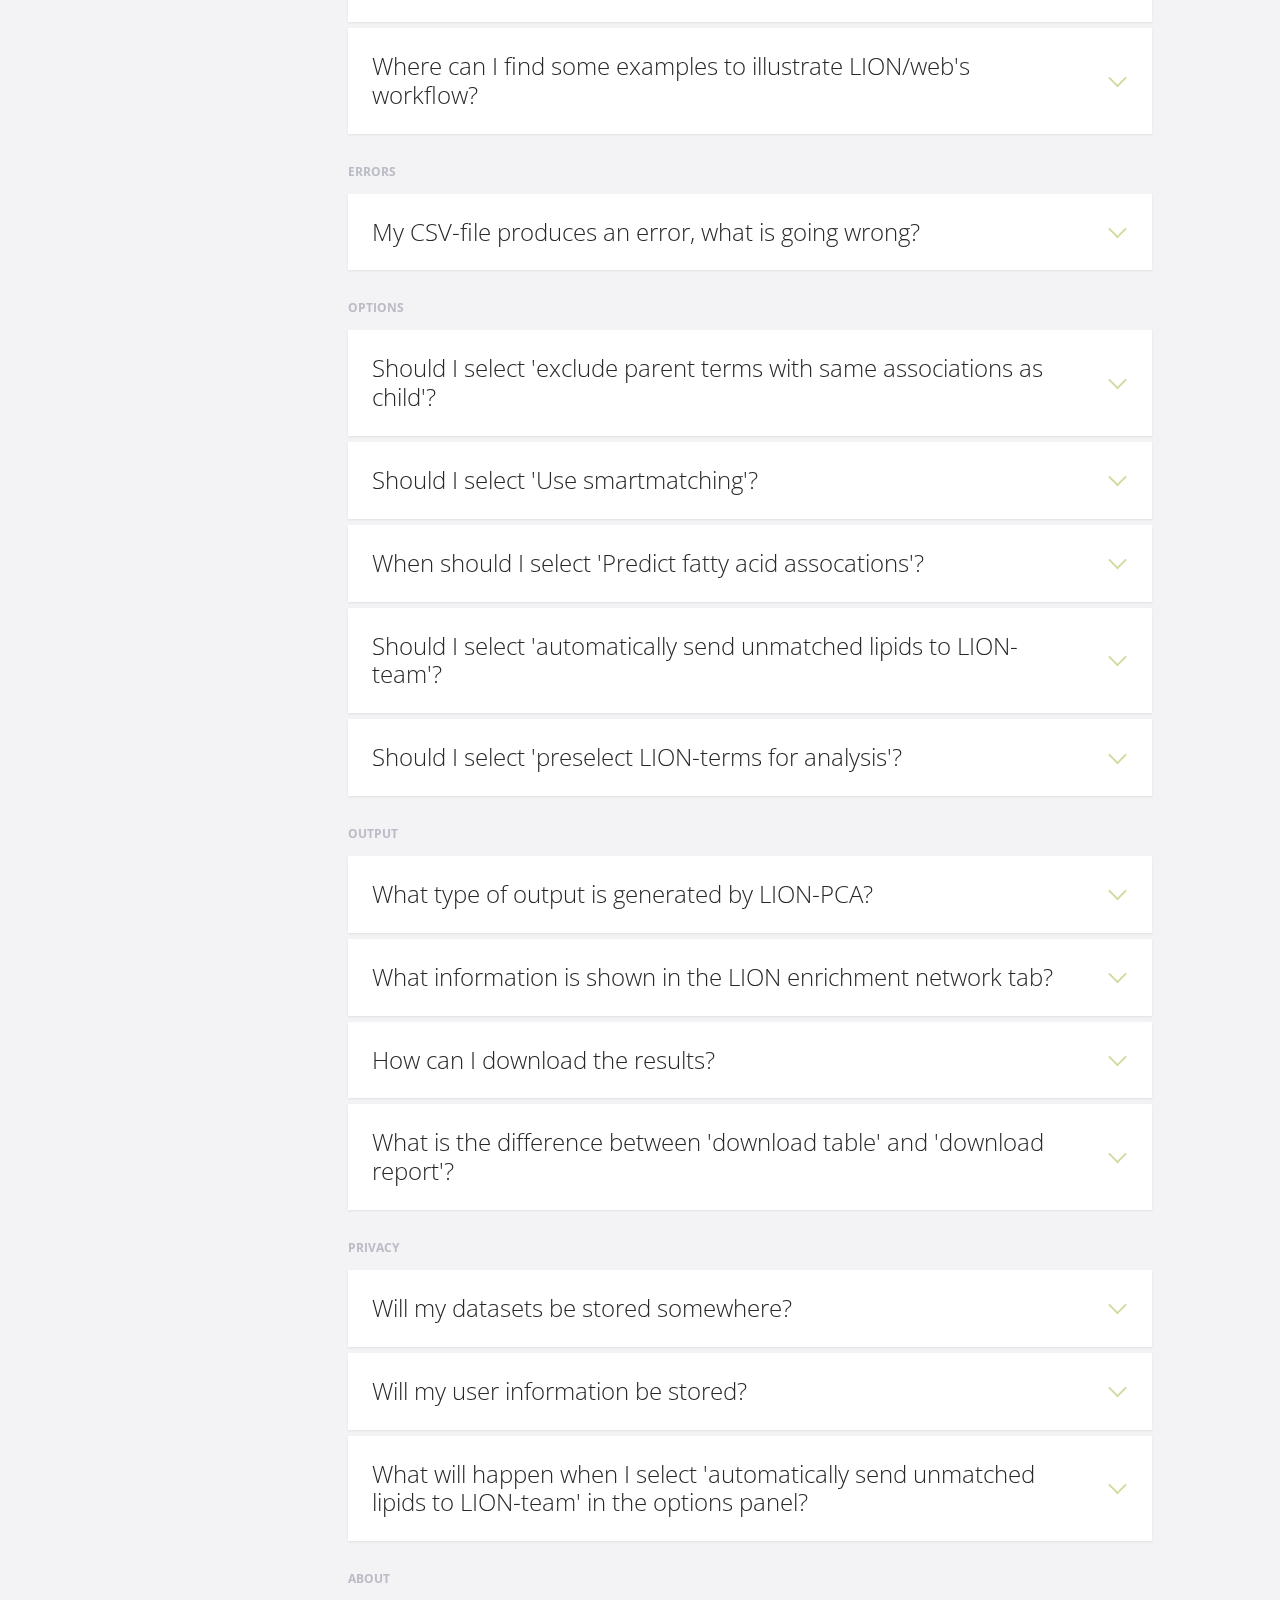
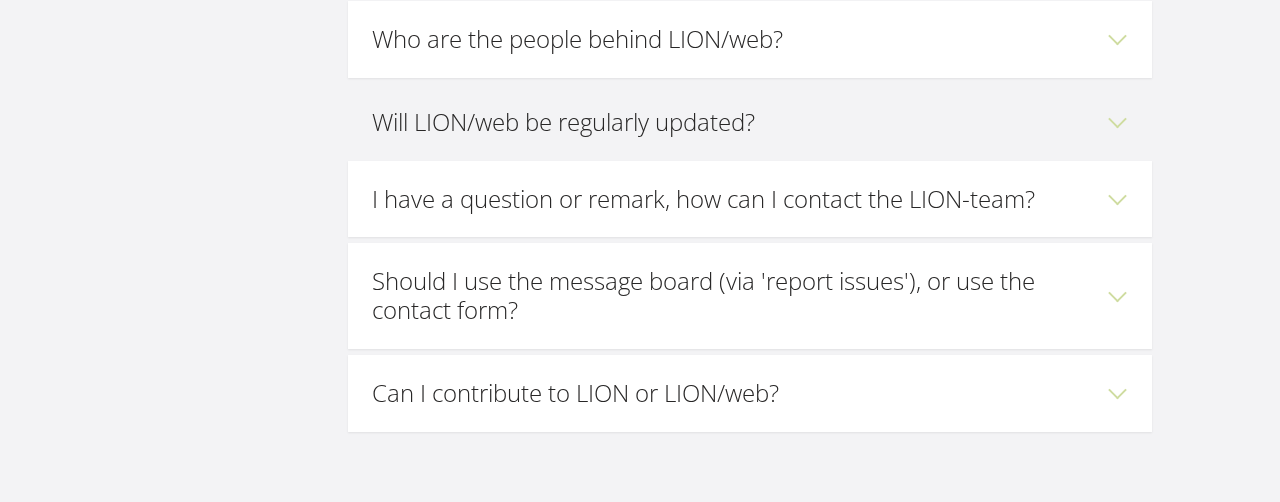
<file: faq_heatmap.html>
<!-- Global site tag (gtag.js) - Google Analytics -->
<script async src="https://www.googletagmanager.com/gtag/js?id=UA-113104197-1"></script>
<script>
  window.dataLayer = window.dataLayer || [];
  function gtag(){dataLayer.push(arguments);}
  gtag('js', new Date());
  gtag('config', 'UA-113104197-1');
</script>

<!doctype html>
<html lang="en" class="no-js">
<head>
	<meta charset="UTF-8">
	<meta name="viewport" content="width=device-width, initial-scale=1">

	<link href='http://fonts.googleapis.com/css?family=Open+Sans:400,300,600,700' rel='stylesheet' type='text/css'>

	<link rel="stylesheet" href="css/reset.css"> <!-- CSS reset -->
	<link rel="stylesheet" href="css/style.css"> <!-- Resource style -->
	<script src="js/modernizr.js"></script> <!-- Modernizr -->
	<title>LION/web | FAQ</title>
</head>
	
<body>
<header>
	<h1>LION/web's LION-PCA heatmap module: frequently asked questions (FAQ)</h1>
</header>
<section class="cd-faq">
	<ul class="cd-faq-categories">
		<li><a class="selected" href="#basics">Basics</a></li>
		<li><a href="#Input">Input</a></li>
		<li><a href="#Modes">Analysis</a></li>
                <li><a href="#Options">Options</a></li>
		<li><a href="#Output">Output</a></li>
                <li><a href="#Errors">Errors</a></li>
		<li><a href="#privacy">Privacy</a></li>
		<li><a href="#about">About</a></li>
	</ul> <!-- cd-faq-categories -->

	<div class="cd-faq-items">
		<ul id="basics" class="cd-faq-group">
			<li class="cd-faq-title"><h2>Basics</h2></li>
			<li>
				<a class="cd-faq-trigger" href="#0">What is LION?</a>
				<div class="cd-faq-content">
					<p>LION is an abbreviation for LIpid ONtology; LION is an ontology database containing information related to lipid metabolism. An ontology is a way to formalize knowledge by using semantic triples: subject–predicate–object expressions (e.g. "Bobby - is - a cat", or "PC(16:0/16:0) - has a - C16:0 fatty acid").</p>
				</div> <!-- cd-faq-content -->
			</li>

			<li>
				<a class="cd-faq-trigger" href="#0">What is LION-PCA heatmap?</a>
				<div class="cd-faq-content">
					<p>LION/web heatmap builds a heatmap of LION-terms, based on user-provided lipidomics datasets. An example of a LION-term is 'sphingolipids', this term contains all lipid species in the dataset of the class 'sphingolipids'. With LION/web heatmap, researchers can visualize the most interesting lipid signatures.</p>
				</div> <!-- cd-faq-content -->
			</li>

			<li>
				<a class="cd-faq-trigger" href="#0">What is a LION-term?</a>
				<div class="cd-faq-content">
					<p>LION contains nodes and relations and is hierarchically structured. Lipid species are placed in the bottom of the tree, whereas lipid properties are placed higher. As a result, all these properties are directly or indirectly linked with a subset of lipid-species. A LION-term is a node in the ontology containing all its lipid species associations. A LION-term has a name (for example, 'diacylglycerophosphocholines [GP0101]'), an ID (for example 'LION:0000030') and a list of associations (for example 'PC(16:0/18:1); PC(16:0/16:1; PC(36:2); etc.').</p>
				</div> <!-- cd-faq-content -->
			</li>
                        <li>
				<a class="cd-faq-trigger" href="#0">Why should I used LION/web?</a>
				<div class="cd-faq-content">
					<p>Lipidomics profiling is getting more and more popular. Nevertheless, tools to analyze lipidomics data were largely lacking. A risk of analyzing large datasets manually, without the support of unbiased tools, is cherry picking. Even if you are aware of this risk, it is very hard to keep track of all trends and not to focus on your favourite lipid class or fatty acid. LION/web keeps an eye on the big trends for you. Moreover, there is no other tool yet that is able to combine the many dimensions (lipid classes, fatty acid saturation, association with biophysical properties, etc.) of lipidomics data in one analysis. Publication-quality figures and tables can be downloaded in just a few mouse clicks.</p>
				</div> <!-- cd-faq-content -->
			
			<li>
				<a class="cd-faq-trigger" href="#0">Do I have to pay for LION/web services?</a>
				<div class="cd-faq-content">
					<p>No, you can use LION/web for free.</p>
				</div> <!-- cd-faq-content -->
			</li>

                         <li>
				<a class="cd-faq-trigger" href="#0">Do I need an account on LION/web?</a>
				<div class="cd-faq-content">
					<p>No, you don't need an account for LION/web. Datasets can be submitted directly.</p>
				</div> <!-- cd-faq-content -->
			</li>

			<li>
				<a class="cd-faq-trigger" href="#0">What should I cite when I use the LION-PCA heatmap module of LION/web?</a>
				<div class="cd-faq-content">
					<br>
                                        <b>LION/web: a web-based ontology enrichment tool for lipidomic data analysis. </b>
					<br>
					<i>Martijn R. Molenaar, Aike Jeucken, Tsjerk A. Wassenaar, Chris H. A. van de Lest, Jos F. Brouwers, J. Bernd Helms.  </i>
					<br><em>GigaScience, Volume 8, Issue 6, June 2019, giz061. doi: </em>
                                        <a href=https://doi.org/10.1093/gigascience/giz061 target="_blank"><em>https://doi.org/10.1093/gigascience/giz061</em></a>    
                                        <br><br>
                                        
                                        <b>Lipidomic profiling of rat hepatic stellate cells during activation reveals a two-stage process accompanied by increased levels of lysosomal lipids. </b>
					<br>
					<i>Martijn R Molenaar, Maya W Haaker, A Bas Vaandrager, Martin Houweling, J Bernd Helms. </i>
					<br><em>J Biol Chem. 2023 Feb 18;299(4):103042. doi: </em>
                                        <a href=https://doi.org/10.1016/j.jbc.2023.103042 target="_blank"><em>https://doi.org/10.1016/j.jbc.2023.103042</em></a>    
                                        
                                         


                  
				</div> <!-- cd-faq-content -->
			</li>
		</ul> <!-- cd-faq-group -->

		<ul id="Input" class="cd-faq-group">
			<li class="cd-faq-title"><h2>Input</h2></li>
			<li>
				<a class="cd-faq-trigger" href="#0">How should I format input files?</a>
				<div class="cd-faq-content">
					<p>A 'comma-separated values' (CSV)-file should be uploaded by clicking the 'browse' button. This CSV-file is a flat text-file containing the lipidomics data and some metadata. LION/web expects the following format: first a column with the names of the lipid species; followed by columns containing numeric data that represent lipid concentrations. The first row of these columns should contain a condition identifier, the second row a unique sample identifiers. The minimum amount of samples per condition is two, the minimum amount of conditions is two. If you format the CSV-file in Excel, make sure the delimiter is set to 'comma' and the decimal separator is set to 'point'. The file should look like this:</p><br>
<table width="865">
<tbody>
<tr>
<td width="130">&nbsp;</td>
<td width="80">conA</td>
<td width="80">conA</td>
<td width="80">conA</td>
<td width="80">conB</td>
<td width="80">conB</td>
<td width="80">conB</td>
<td width="80">...</td>
</tr>
<tr>
<td>&nbsp;</td>
<td>smp1</td>
<td>smp2</td>
<td>smp3</td>
<td>smp4</td>
<td>smp5</td>
<td>smp6</td>
<td>...</td>
</tr>
<tr>
<td>PI(32:3)</td>
<td>0.392&nbsp;</td>
<td>0.683&nbsp;</td>
<td>0.506&nbsp;</td>
<td>0.719&nbsp;</td>
<td>0.033&nbsp;</td>
<td>0.831&nbsp;</td>
<td>...</td>
</tr>
<tr>
<td>PG(18:1/22:1)</td>
<td>0.742&nbsp;</td>
<td>0.747&nbsp;</td>
<td>0.654&nbsp;</td>
<td>0.139&nbsp;</td>
<td>0.145&nbsp;</td>
<td>0.951&nbsp;</td>
<td>...</td>
</tr>
<tr>
<td>PC(16:0/22:3)</td>
<td>0.197&nbsp;</td>
<td>0.899&nbsp;</td>
<td>0.700&nbsp;</td>
<td>0.547&nbsp;</td>
<td>0.306&nbsp;</td>
<td>0.072&nbsp;</td>
<td>...</td>
</tr>
<tr>
<td>PG(14:0/16:0)</td>
<td>0.576&nbsp;</td>
<td>0.622&nbsp;</td>
<td>0.057&nbsp;</td>
<td>0.208&nbsp;</td>
<td>0.528&nbsp;</td>
<td>0.013&nbsp;</td>
<td>...</td>
</tr>
<tr>
<td>PC(O-18:0/20:6)</td>
<td>0.777&nbsp;</td>
<td>0.549&nbsp;</td>
<td>0.678&nbsp;</td>
<td>0.084&nbsp;</td>
<td>0.023&nbsp;</td>
<td>0.028&nbsp;</td>
<td>...</td>
</tr>
<tr>
<td>PC(18:1/20:1)</td>
<td>0.725&nbsp;</td>
<td>0.012&nbsp;</td>
<td>0.166&nbsp;</td>
<td>0.874&nbsp;</td>
<td>0.549&nbsp;</td>
<td>0.337&nbsp;</td>
<td>...</td>
</tr>
<tr>
<td>SM(d18:1/16:1)</td>
<td>0.603&nbsp;</td>
<td>0.250&nbsp;</td>
<td>0.191&nbsp;</td>
<td>0.445&nbsp;</td>
<td>0.121&nbsp;</td>
<td>0.189&nbsp;</td>
<td>...</td>
</tr>
<tr>
<td>...</td>
<td>...</td>
<td>...</td>
<td>...</td>
<td>...</td>
<td>...</td>
<td>...</td>
<td>...</td>
</tr>
</tbody>
</table>
<br>
				</div> <!-- cd-faq-content -->
			</li>
                        <li>
				<a class="cd-faq-trigger" href="#0">Should I normalize my data before submitting it to LION/web?</a>
				<div class="cd-faq-content">
					<p>Yes, this is very important. There are many ways to normalize data, so LION/web cannot check whether data is properly normalized. If you don't know how to normalize the data, we recommend normalization by expressing all lipid species as fraction of the sum. A popular website that supports several normalization algorithms is <a href=https://www.metaboanalyst.ca target="_blank">MetaboAnalyst</a>.</p>
				</div> <!-- cd-faq-content -->
			</li>
                        <li>
				<a class="cd-faq-trigger" href="#0">I have missing values in my dataset. Is this a problem?</a>
				<div class="cd-faq-content">
					<p>Yes, LION/web cannot process datasets with missing values and will produce an error. Missing values can be caused by biological and/or technical reasons. Hence, there is not one simple solution. Typically, you can either remove lipids with missing values or replace missing values by an imputed value. Many approaches exist. A popular website that supports several algorithms to impute missing values is <a href=https://www.metaboanalyst.ca target="_blank">MetaboAnalyst</a>. More about imputation methods in lipidomics in this <a href=https://www.nature.com/articles/s41598-017-19120-0 target="_blank">paper</a> and this <a href=https://metabolomics.cc.hawaii.edu/software/MetImp/ target="_blank">web-tool (MetImp)</a>. To use MetImp and MetaboAnalyst, CSV-files should be reformatted according to their formatting guidelines.</p> 
				</div> <!-- cd-faq-content -->
			</li>

			<li>
				<a class="cd-faq-trigger" href="#0">What lipid identifiers can I use?</a>
				<div class="cd-faq-content">
					<p>Lipid nomenclature is not standardized in the lipidomics field. The best way to submit lipidomics data to LION/web is to make use of the notation style of LIPIDMAPS. In short, lipid species start with a class-prefix, followed by fatty acids that are surrounded by parentheses: (nr_of_C:nr_of_DBs/nr_of_C:nr_of_DBs). For example: PE(16:0/18:1), SM(d18:1/20:1), LPC(16:0). It's also possible to sum fatty acids: PC(36:2). Check <a href=https://www.lipidmaps.org target="_blank">www.lipidmaps.org</a> for more examples. LION/web also supports other often used notation styles, for instance notations without parentheses: PC 32:0. LION/web will try to convert this notation into LIPIDMAPS style.</p>
				</div> <!-- cd-faq-content -->
			</li>

			
		</ul> <!-- cd-faq-group -->

		<ul id="Modes" class="cd-faq-group">
			<li class="cd-faq-title"><h2>LION-PCA heatmap workflow</h2></li>
			
			<li>
				<a class="cd-faq-trigger" href="#0">Is the algorithm of LION-PCA heatmap described before?</a>
				<div class="cd-faq-content">
					<p>LION-PCA is a modified version of GO-PCA, an algorithm that generates heatmaps of microarray/RNAseq data using Gene Ontology (GO) [check the <a href="#basics">Basics</a> section for a reference]. Our version uses the same strategy for lipidomics data using LION.</p>
					
				</div> <!-- cd-faq-content -->
			</li>
			
			<li>
				<a class="cd-faq-trigger" href="#0">How can I generate a LION-PCA heatmap?</a>
				<div class="cd-faq-content">
					<p>1. Upload your lipidomics dataset by clicking 'Browse' in the left 'Data Upload' panel.</p>
					<p>2. Submit the dataset by clicking 'Submit Data'.</p>
					<p></p>
					<i>A table will appear in the right panel showing the input identiers mapped to LION.</i>
					<p></p>
					<p>3. Select the number of Principal Components that will be used in the analysis.</p>
					<p>4. Select if samples or LION-terms should be clustered.</p>
					<p>5. If desired, conditions in the dataset can be manually color-coded in the 'heatmap colors' box.</p>
					<p>6. Generate the heatmap by clicking 'Show heatmap'.</p>
					<p></p>
					<i>The LION-PCA heatmap will be displayed in the right panel.</i>
					<p></p>
				</div> <!-- cd-faq-content -->
			</li>
			
			<li>
				<a class="cd-faq-trigger" href="#0">How are LION-terms selected?</a>
				<div class="cd-faq-content">
					<p>First, Principal Component Analysis (PCA) is performed on the provided dataset. Then, the loadings of Principal Component 1 (PC-1) are used to rank the lipids and to perform LION-enrichment analysis (two-sides KS-tests), significant LION-terms are selected. This is repeated for all the principal components selected by the user. Hence, a LION-term present in the heatmap was signficant enriched in any of the principal componenents.</p>
					
				</div> <!-- cd-faq-content -->
			</li>

                         

			<li>
				<a class="cd-faq-trigger" href="#0">Where can I find some examples to illustrate LION/web's workflow?</a>
				<div class="cd-faq-content">
					<p>Examples are available below the input forms.</p>
				</div> <!-- cd-faq-content -->
			</li>
		</ul> <!-- cd-faq-group -->

                 <ul id="Errors" class="cd-faq-group">
			<li class="cd-faq-title"><h2>Errors</h2></li>
			<li>
				<a class="cd-faq-trigger" href="#0">My CSV-file produces an error, what is going wrong?</a>
				<div class="cd-faq-content">
					<p>Errors are often caused by errors in the CSV-file formatting. See the 'input' section for more info about formatting guidelines. Easy mistakes are: ';' as delimiter (should be ','); ',' as decimal separator (should be '.'); missing or non-numeric values (see 'missing-values' sub-section); a mistake in the headers of the file (see 'input' section); lipid identifiers with commas (results in an extra column).</p>
				</div> <!-- cd-faq-content -->
			</li>
                 </ul> <!-- cd-faq-group -->

			<ul id="Options" class="cd-faq-group">
				<li class="cd-faq-title"><h2>Options</h2></li>
				<li>
					<a class="cd-faq-trigger" href="#0">Should I select 'exclude parent terms with same associations as child'?</a>
					<div class="cd-faq-content">
						<p>LION has a hierarchical structure. This means that LION-terms are subdivided into more specific LION-terms. However, sometimes 'child' terms contain the same lipid species as their parents. In this case, assessing enrichment of both terms will result in the same enrichment scores, without providing useful information. Switching on this option will skip the parent term, resulting in increased statistical power.</p>
					</div> <!-- cd-faq-content -->
				</li>
                <li>
					<a class="cd-faq-trigger" href="#0">Should I select 'Use smartmatching'?</a>
					<div class="cd-faq-content">
						<p>When a lipid is not present in LION, its name usually provides enough clues to map it to the right LION-terms. For instance, CL(13:0/16:0/18:2/21:4) is not present in LION, the option 'smart matching' will dynamically match this identifier to CL(68:6) and its indivudual fatty acids in LION.</p>
					</div> <!-- cd-faq-content -->
				</li>
				
				<li>
					<a class="cd-faq-trigger" href="#0">When should I select 'Predict fatty acid assocations'?</a>
					<div class="cd-faq-content">
						<p>It is common practice in lipidomics to make use of phospholipid identifiers with summed fatty acid, i.e., PC(32:0). Sometimes it is usefull to associate this identifier with its most likely fatty acids, in this case 16:0/16:0. The associations are based on mammalian lipidomics datasets, so it is not advised to use this option for non-mammalian datasets.</p>
					</div> <!-- cd-faq-content -->
				</li>
				
				<li>
					<a class="cd-faq-trigger" href="#0">Should I select 'automatically send unmatched lipids to LION-team'?</a>
					<div class="cd-faq-content">
						<p>This will help us to increase the coverage of LION. For more information, see the Privacy sub-section.</p>
					</div> <!-- cd-faq-content -->
				</li>
				
                 <li>
					<a class="cd-faq-trigger" href="#0">Should I select 'preselect LION-terms for analysis'?</a>
					<div class="cd-faq-content">
						<p>By default, all LION-terms that can be associated with the dataset are assessed for enrichment analysis. When you want to asses only a selection of LION-terms, this option should be switched on. LION-terms that should be evaluated should be selected below the option switch. Note that LION has a hierarchical structure, sub-branches can be displayed by clicking on the symbol left of the names. Only (green) selected LION-terms will used in the analysis. An important benefit of LION-term pre-selection is the decreased amount of LION-terms, resulting in increased statistical power.</p>
					</div> <!-- cd-faq-content -->
				</li>
                </ul> <!-- cd-faq-group -->

		<ul id="Output" class="cd-faq-group">
			<li class="cd-faq-title"><h2>Output</h2></li>
			<li>
				<a class="cd-faq-trigger" href="#0">What type of output is generated by LION-PCA?</a>
				<div class="cd-faq-content">
					<p>LION-PCA is a heatmap visualization of LION-terms.</p>
				</div> <!-- cd-faq-content -->
			</li>

			<li>
				<a class="cd-faq-trigger" href="#0">What information is shown in the LION enrichment network tab?</a>
				<div class="cd-faq-content">
					<p>LION is a hierarchical network. It can be useful to see individual LION-terms in their broader context. The colors of the nodes are scaled by the raw p-value.</p>
				</div> <!-- cd-faq-content -->
			</li>

            <li>
				<a class="cd-faq-trigger" href="#0">How can I download the results?</a>
				<div class="cd-faq-content">
					<p>There are download buttons on the bottom of every output tab. Downloading the network is not supported yet.</p>
				</div> <!-- cd-faq-content -->
			</li>

			<li>
				<a class="cd-faq-trigger" href="#0">What is the difference between 'download table' and 'download report'?</a>
				<div class="cd-faq-content">
					<p>'Download table' will download the table that is shown in the web-tool. In contrast, the zip-file from 'download report' contains, besides the enrichment table, also two files with details about the content of LION-terms and lipid associations.</p>
				</div> <!-- cd-faq-content -->
			</li>
		</ul> <!-- cd-faq-group -->

		<ul id="privacy" class="cd-faq-group">
			<li class="cd-faq-title"><h2>Privacy</h2></li>
			<li>
				<a class="cd-faq-trigger" href="#0">Will my datasets be stored somewhere?</a>
				<div class="cd-faq-content">
					<p>User-provided datasets and enrichment results will NOT be stored and won't be visible for other users or the LION-team. All results should be downloaded directly after analysis, as they will be lost after 10 minutes of inactivity.</p>
				</div> <!-- cd-faq-content -->
			</li>

			<li>
				<a class="cd-faq-trigger" href="#0">Will my user information be stored?</a>
				<div class="cd-faq-content">
					<p>LION/web collects some anonymous user statistics to be able to monitor the website's usage.</p>
				</div> <!-- cd-faq-content -->
			</li>

			<li>
				<a class="cd-faq-trigger" href="#0">What will happen when I select 'automatically send unmatched lipids to LION-team' in the options panel?</a>
				<div class="cd-faq-content">
					<p>By default, no user data will be shared with the LION-team. However, to improve the web-tool, we would be interested in the LION-coverage of those datasets. To help us to improve this, this option can be switched on. In that case, the names of lipids that can't be found in the LION-database is sent to the LION-team. With this information, we can specifically increase the coverage of lipid species that are found regularly but that are not present in LION yet. Note that only lipid species names ('identifiers') will be sent. Numeric data and enrichment results will NOT be shared.</p>
				</div> <!-- cd-faq-content -->
			</li>


		</ul> <!-- cd-faq-group -->

		<ul id="about" class="cd-faq-group">
			<li class="cd-faq-title"><h2>About</h2></li>
			<li>
				<a class="cd-faq-trigger" href="#0">Who are the people behind LION/web?</a>
				<div class="cd-faq-content">
					<p>LION/web is built and maintained by the Lipidomics Centre Utrecht (part of the department of Biochemistry & Cell Biology of Faculty of Veterinary Medicine - Utrecht University).</p>
				</div> <!-- cd-faq-content -->
			</li>
                      
				<a class="cd-faq-trigger" href="#0">Will LION/web be regularly updated?</a>
				<div class="cd-faq-content">
					<p>Yes, and you can help us! See the subsection 'What will happen when I select 'automatically send unmatched lipids to LION-team' in the options panel?'</p>
				</div> <!-- cd-faq-content -->
			</li>
			
			<li>
				<a class="cd-faq-trigger" href="#0">I have a question or remark, how can I contact the LION-team?</a>
				<div class="cd-faq-content">
					<p>There is a tab with a contact form on the left of the LION/web website. If you leave your email address, we will try to reply as soon as possible.</p>
				</div> <!-- cd-faq-content -->
			</li>
			<li>
				<a class="cd-faq-trigger" href="#0">Should I use the message board (via 'report issues'), or use the contact form?</a>
				<div class="cd-faq-content">
					<p>Both options are ok. A benefit of the message board is that questions and solutions are accessible for everybody and that you can interact with other users.</p>
				</div> <!-- cd-faq-content -->
			</li>
			<li>
				<a class="cd-faq-trigger" href="#0">Can I contribute to LION or LION/web?</a>
				<div class="cd-faq-content">
					<p>Yes! For now, please use our contact form.</p>
				</div> <!-- cd-faq-content -->
			</li>

	
		</ul> <!-- cd-faq-group -->
	</div> <!-- cd-faq-items -->
	<a href="#0" class="cd-close-panel">Close</a>
</section> <!-- cd-faq -->
<script src="js/jquery-2.1.1.js"></script>
<script src="js/jquery.mobile.custom.min.js"></script>
<script src="js/main.js"></script> <!-- Resource jQuery -->
</body>
</html>
</file>
<file: css/style.css>
/* -------------------------------- 

Primary style

-------------------------------- */
*, *::after, *::before {
  -webkit-box-sizing: border-box;
  -moz-box-sizing: border-box;
  box-sizing: border-box;
}

*::after, *::before {
  content: '';
}

body {
  font-size: 100%;
  font-family: "Open Sans", sans-serif;
  color: #4e5359; /* #4e5359;  #282727;*/
  background-color: #f3f3f5; 
}
body::after {
  /* overlay layer visible on small devices when the right panel slides in */
  position: fixed;
  top: 0;
  left: 0;
  width: 100%;
  height: 100%;
  background-color: rgba(78, 83, 89, 0.8);
  visibility: hidden;
  opacity: 0;
  -webkit-transition: opacity .3s 0s, visibility 0s .3s;
  -moz-transition: opacity .3s 0s, visibility 0s .3s;
  transition: opacity .3s 0s, visibility 0s .3s;
}
body.cd-overlay::after {
  visibility: visible;
  opacity: 1;
  -webkit-transition: opacity .3s 0s, visibility 0s 0s;
  -moz-transition: opacity .3s 0s, visibility 0s 0s;
  transition: opacity .3s 0s, visibility 0s 0s;
}
@media only screen and (min-width: 768px) {
  body::after {
    display: none;
  }
}

a {
  color: #282727; /*#a9c056;*/
  text-decoration: none;
}

/* -------------------------------- 

Main components 

-------------------------------- */
header {
  position: relative;
  height: 180px;
  line-height: 180px;
  text-align: center;
  background-color: #282727; /*#a9c056;*/
}
header h1 {
  color: #ffffff;
  -webkit-font-smoothing: antialiased;
  -moz-osx-font-smoothing: grayscale;
  font-size: 20px;
  font-size: 1.25rem;
}
@media only screen and (min-width: 1024px) {
  header {
    height: 240px;
    line-height: 240px;
  }
  header h1 {
    font-size: 36px;
    font-size: 2.25rem;
    font-weight: 300;
  }
}

.cd-faq {
  width: 90%;
  max-width: 1024px;
  margin: 2em auto;
  box-shadow: 0 1px 5px rgba(0, 0, 0, 0.1);
}
.cd-faq:after {
  content: "";
  display: table;
  clear: both;
}
@media only screen and (min-width: 768px) {
  .cd-faq {
    position: relative;
    margin: 4em auto;
    box-shadow: none;
  }
}

.cd-faq-categories a {
  position: relative;
  display: block;
  overflow: hidden;
  height: 50px;
  line-height: 50px;
  padding: 0 28px 0 16px;
  background-color: #4e5359;
  -webkit-font-smoothing: antialiased;
  -moz-osx-font-smoothing: grayscale;
  color: #ffffff;
  white-space: nowrap;
  border-bottom: 1px solid #555b61;
  text-overflow: ellipsis;
}
.cd-faq-categories a::before, .cd-faq-categories a::after {
  /* plus icon on the right */
  position: absolute;
  top: 50%;
  right: 16px;
  display: inline-block;
  height: 1px;
  width: 10px;
  background-color: #7f868e;
}
.cd-faq-categories a::after {
  -webkit-transform: rotate(90deg);
  -moz-transform: rotate(90deg);
  -ms-transform: rotate(90deg);
  -o-transform: rotate(90deg);
  transform: rotate(90deg);
}
.cd-faq-categories li:last-child a {
  border-bottom: none;
}
@media only screen and (min-width: 768px) {
  .cd-faq-categories {
    width: 20%;
    float: left;
    box-shadow: 0 1px 2px rgba(0, 0, 0, 0.08);
  }
  .cd-faq-categories a {
    font-size: 13px;
    font-size: 0.8125rem;
    font-weight: 600;
    padding-left: 24px;
    padding: 0 24px;
    -webkit-transition: background 0.2s, padding 0.2s;
    -moz-transition: background 0.2s, padding 0.2s;
    transition: background 0.2s, padding 0.2s;
  }
  .cd-faq-categories a::before, .cd-faq-categories a::after {
    display: none;
  }
  .no-touch .cd-faq-categories a:hover {
    background: #555b61;
  }
  .no-js .cd-faq-categories {
    width: 100%;
    margin-bottom: 2em;
  }
}
@media only screen and (min-width: 1024px) {
  .cd-faq-categories {
    position: absolute;
    top: 0;
    left: 0;
    width: 200px;
    z-index: 2;
  }
  .cd-faq-categories a::before {
    /* decorative rectangle on the left visible for the selected item */
    display: block;
    top: 0;
    right: auto;
    left: 0;
    height: 100%;
    width: 3px;
    background-color: #6154f7;   /* #a9c056; */
    opacity: 0;
    -webkit-transition: opacity 0.2s;
    -moz-transition: opacity 0.2s;
    transition: opacity 0.2s;
  }
  .cd-faq-categories .selected {
    background: #42464b !important;
  }
  .cd-faq-categories .selected::before {
    opacity: 1;
  }
  .cd-faq-categories.is-fixed {
    /* top and left value assigned in jQuery */
    position: fixed;
  }
  .no-js .cd-faq-categories {
    position: relative;
  }
}

.cd-faq-items {
  position: fixed;
  height: 100%;
  width: 90%;
  top: 0;
  right: 0;
  background: #ffffff;
  padding: 0 5% 1em;
  overflow: auto;
  -webkit-overflow-scrolling: touch;
  z-index: 1;
  -webkit-backface-visibility: hidden;
  backface-visibility: hidden;
  -webkit-transform: translateZ(0) translateX(100%);
  -moz-transform: translateZ(0) translateX(100%);
  -ms-transform: translateZ(0) translateX(100%);
  -o-transform: translateZ(0) translateX(100%);
  transform: translateZ(0) translateX(100%);
  -webkit-transition: -webkit-transform .3s;
  -moz-transition: -moz-transform .3s;
  transition: transform .3s;
}
.cd-faq-items.slide-in {
  -webkit-transform: translateZ(0) translateX(0%);
  -moz-transform: translateZ(0) translateX(0%);
  -ms-transform: translateZ(0) translateX(0%);
  -o-transform: translateZ(0) translateX(0%);
  transform: translateZ(0) translateX(0%);
}
.no-js .cd-faq-items {
  position: static;
  height: auto;
  width: 100%;
  -webkit-transform: translateX(0);
  -moz-transform: translateX(0);
  -ms-transform: translateX(0);
  -o-transform: translateX(0);
  transform: translateX(0);
}
@media only screen and (min-width: 768px) {
  .cd-faq-items {
    position: static;
    height: auto;
    width: 78%;
    float: right;
    overflow: visible;
    -webkit-transform: translateZ(0) translateX(0);
    -moz-transform: translateZ(0) translateX(0);
    -ms-transform: translateZ(0) translateX(0);
    -o-transform: translateZ(0) translateX(0);
    transform: translateZ(0) translateX(0);
    padding: 0;
    background: transparent;
  }
}
@media only screen and (min-width: 1024px) {
  .cd-faq-items {
    float: none;
    width: 100%;
    padding-left: 220px;
  }
  .no-js .cd-faq-items {
    padding-left: 0;
  }
}

.cd-close-panel {
  position: fixed;
  top: 5px;
  right: -100%;
  display: block;
  height: 40px;
  width: 40px;
  overflow: hidden;
  text-indent: 100%;
  white-space: nowrap;
  z-index: 2;
  /* Force Hardware Acceleration in WebKit */
  -webkit-transform: translateZ(0);
  -moz-transform: translateZ(0);
  -ms-transform: translateZ(0);
  -o-transform: translateZ(0);
  transform: translateZ(0);
  -webkit-backface-visibility: hidden;
  backface-visibility: hidden;
  -webkit-transition: right 0.4s;
  -moz-transition: right 0.4s;
  transition: right 0.4s;
}
.cd-close-panel::before, .cd-close-panel::after {
  /* close icon in CSS */
  position: absolute;
  top: 16px;
  left: 12px;
  display: inline-block;
  height: 3px;
  width: 18px;
  background: #6c7d8e;
}
.cd-close-panel::before {
  -webkit-transform: rotate(45deg);
  -moz-transform: rotate(45deg);
  -ms-transform: rotate(45deg);
  -o-transform: rotate(45deg);
  transform: rotate(45deg);
}
.cd-close-panel::after {
  -webkit-transform: rotate(-45deg);
  -moz-transform: rotate(-45deg);
  -ms-transform: rotate(-45deg);
  -o-transform: rotate(-45deg);
  transform: rotate(-45deg);
}
.cd-close-panel.move-left {
  right: 2%;
}
@media only screen and (min-width: 768px) {
  .cd-close-panel {
    display: none;
  }
}

.cd-faq-group {
  /* hide group not selected */
  display: none;
}
.cd-faq-group.selected {
  display: block;
}
.cd-faq-group .cd-faq-title {
  background: transparent;
  box-shadow: none;
  margin: 1em 0;
}
.no-touch .cd-faq-group .cd-faq-title:hover {
  box-shadow: none;
}
.cd-faq-group .cd-faq-title h2 {
  text-transform: uppercase;
  font-size: 12px;
  font-size: 0.75rem;
  font-weight: 700;
  color: #bbbbc7;
}
.no-js .cd-faq-group {
  display: block;
}
@media only screen and (min-width: 768px) {
  .cd-faq-group {
    /* all groups visible */
    display: block;
  }
  .cd-faq-group > li {
    background: #ffffff;
    margin-bottom: 6px;
    box-shadow: 0 1px 2px rgba(0, 0, 0, 0.08);
    -webkit-transition: box-shadow 0.2s;
    -moz-transition: box-shadow 0.2s;
    transition: box-shadow 0.2s;
  }
  .no-touch .cd-faq-group > li:hover {
    box-shadow: 0 1px 10px rgba(108, 125, 142, 0.3);
  }
  .cd-faq-group .cd-faq-title {
    margin: 2em 0 1em;
  }
  .cd-faq-group:first-child .cd-faq-title {
    margin-top: 0;
  }
}

.cd-faq-trigger {
  position: relative;
  display: block;
  margin: 1.6em 0 .4em;
  line-height: 1.2;
}
@media only screen and (min-width: 768px) {
  .cd-faq-trigger {
    font-size: 24px;
    font-size: 1.5rem;
    font-weight: 300;
    margin: 0;
    padding: 24px 72px 24px 24px;
  }
  .cd-faq-trigger::before, .cd-faq-trigger::after {
    /* arrow icon on the right */
    position: absolute;
    right: 24px;
    top: 50%;
    height: 2px;
    width: 13px;
    background: #cfdca0;
    -webkit-backface-visibility: hidden;
    backface-visibility: hidden;
    -webkit-transition-property: -webkit-transform;
    -moz-transition-property: -moz-transform;
    transition-property: transform;
    -webkit-transition-duration: 0.2s;
    -moz-transition-duration: 0.2s;
    transition-duration: 0.2s;
  }
  .cd-faq-trigger::before {
    -webkit-transform: rotate(45deg);
    -moz-transform: rotate(45deg);
    -ms-transform: rotate(45deg);
    -o-transform: rotate(45deg);
    transform: rotate(45deg);
    right: 32px;
  }
  .cd-faq-trigger::after {
    -webkit-transform: rotate(-45deg);
    -moz-transform: rotate(-45deg);
    -ms-transform: rotate(-45deg);
    -o-transform: rotate(-45deg);
    transform: rotate(-45deg);
  }
  .content-visible .cd-faq-trigger::before {
    -webkit-transform: rotate(-45deg);
    -moz-transform: rotate(-45deg);
    -ms-transform: rotate(-45deg);
    -o-transform: rotate(-45deg);
    transform: rotate(-45deg);
  }
  .content-visible .cd-faq-trigger::after {
    -webkit-transform: rotate(45deg);
    -moz-transform: rotate(45deg);
    -ms-transform: rotate(45deg);
    -o-transform: rotate(45deg);
    transform: rotate(45deg);
  }
}

.cd-faq-content p {
  font-size: 14px;
  font-size: 0.875rem;
  line-height: 1.4;
  color: #6c7d8e;
}
@media only screen and (min-width: 768px) {
  .cd-faq-content {
    display: none;
    padding: 0 24px 30px;
  }
  .cd-faq-content p {
    line-height: 1.6;
  }
  .no-js .cd-faq-content {
    display: block;
  }
}
</file>
